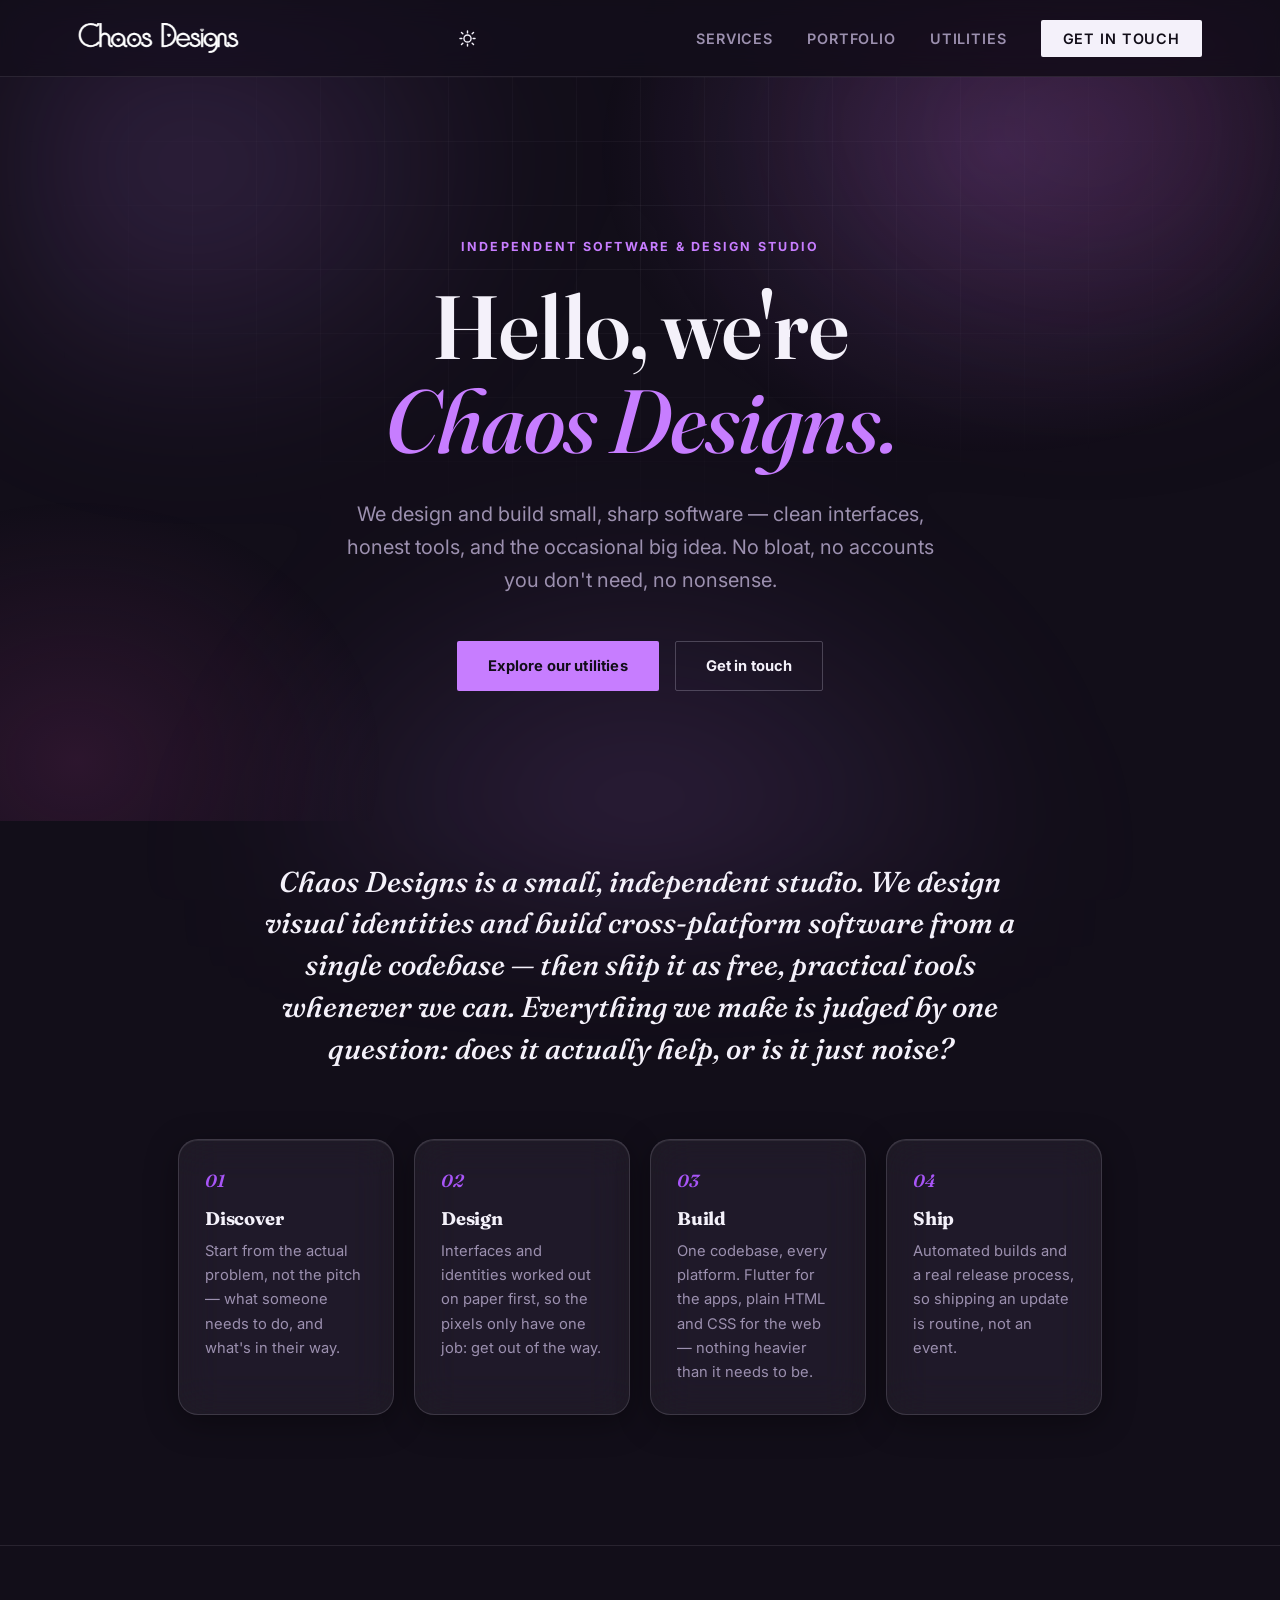
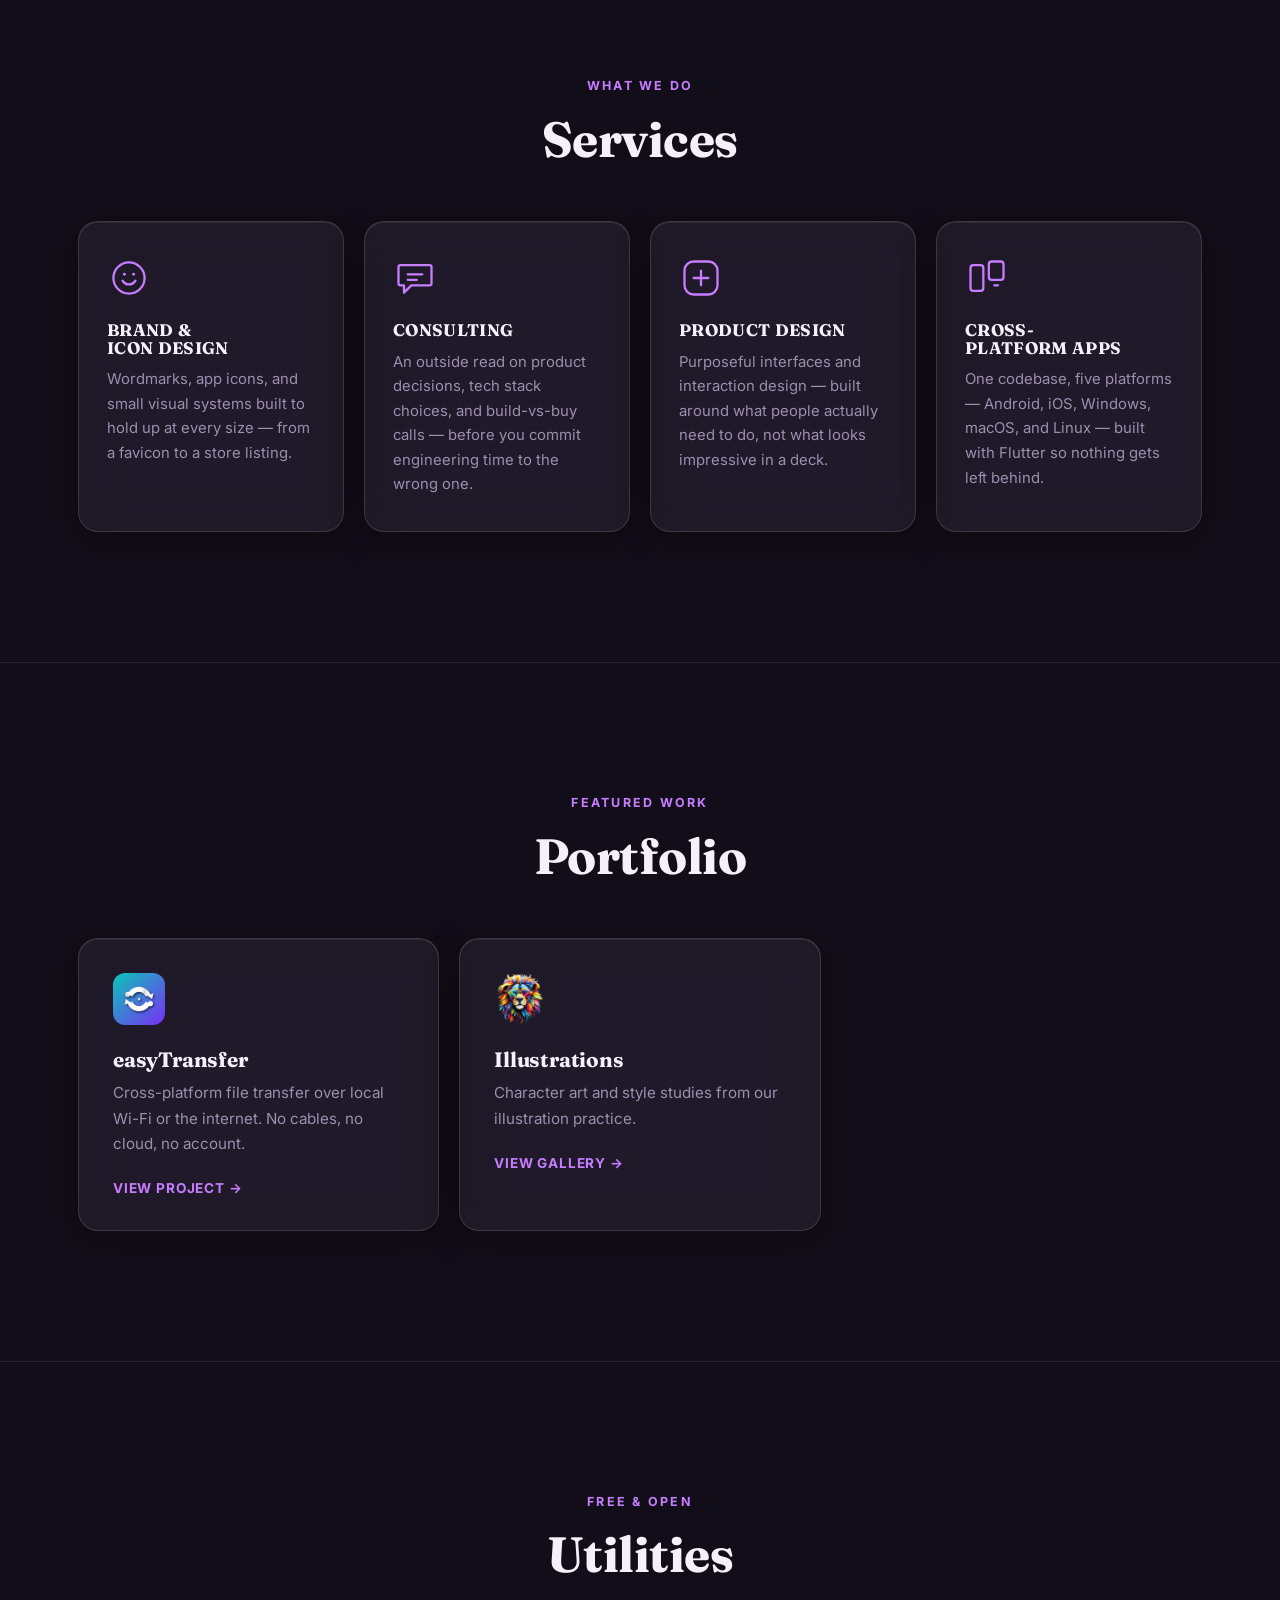
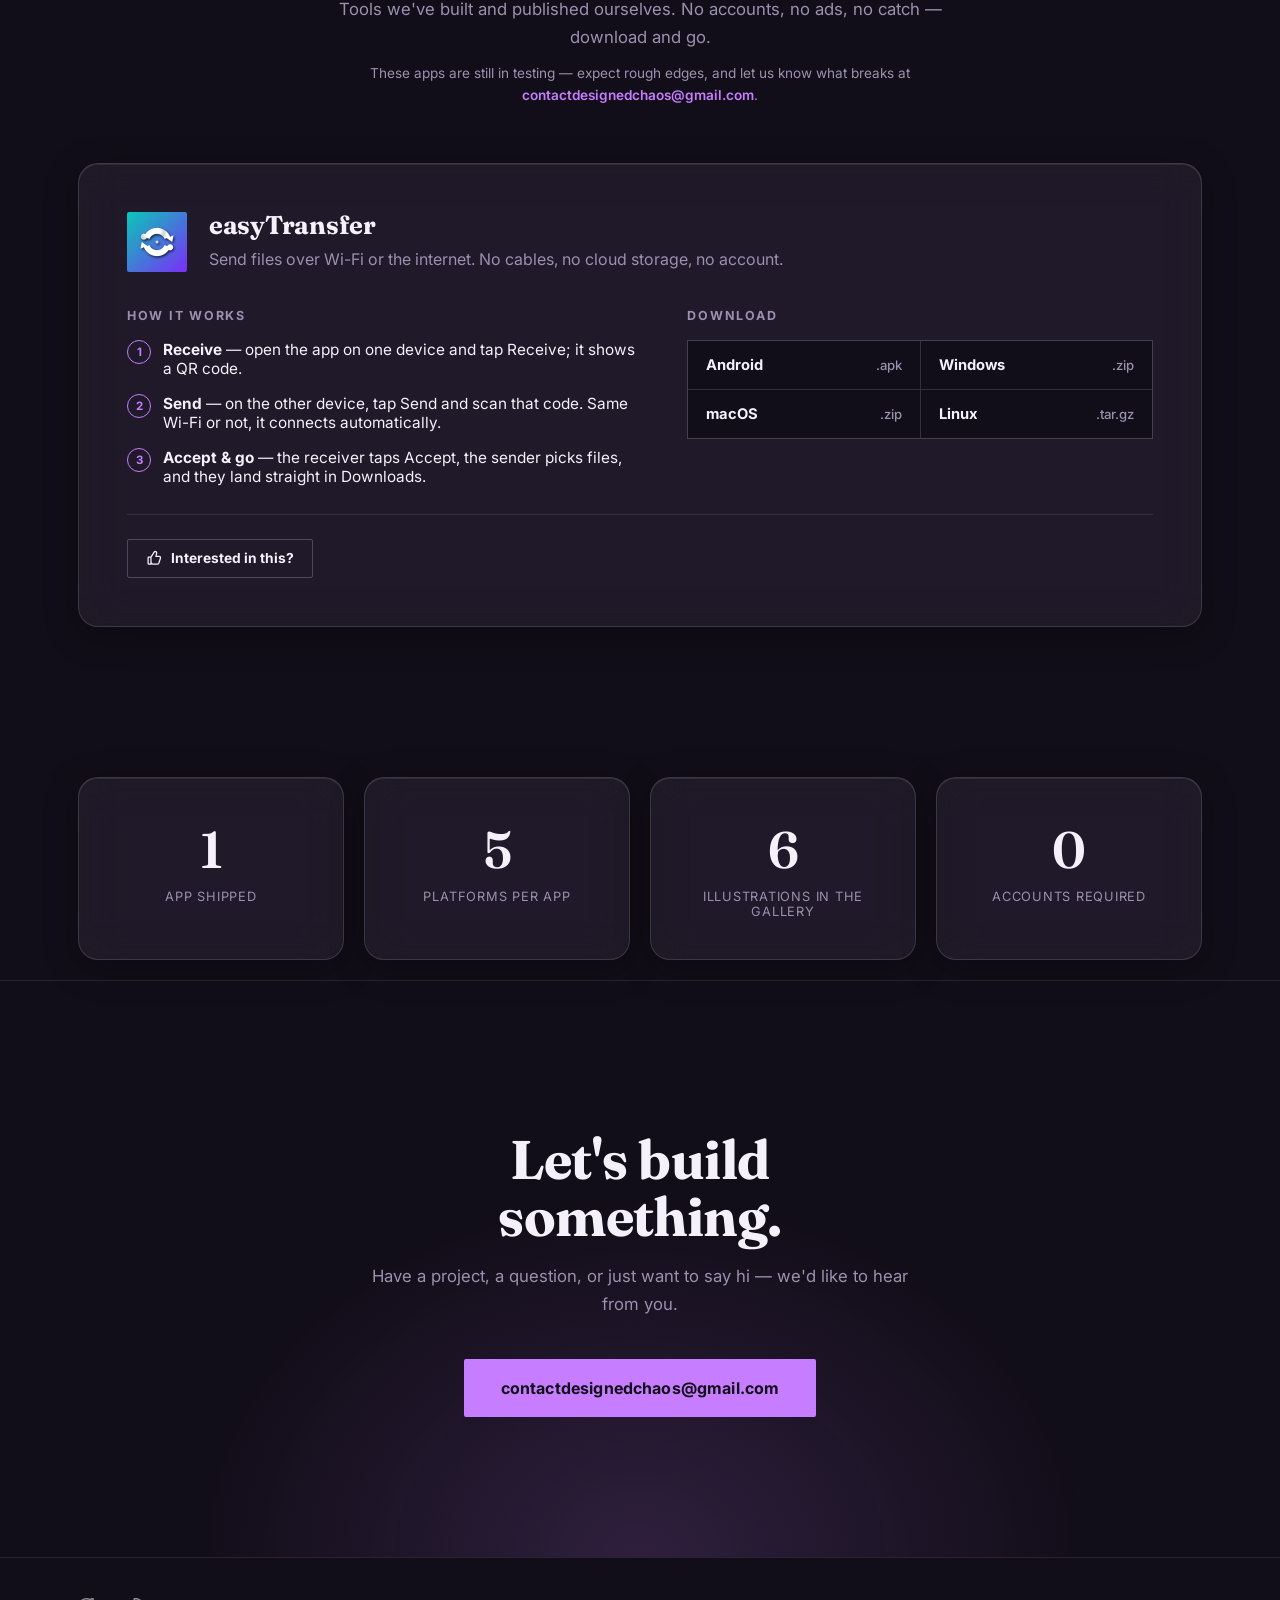
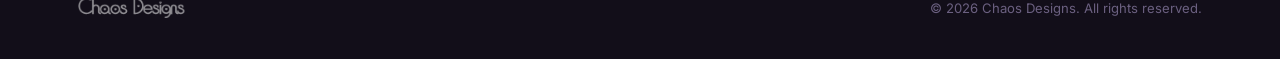
<file: index.html>
<!doctype html>
<html lang="en">
<head>
<meta charset="UTF-8">
<meta name="viewport" content="width=device-width, initial-scale=1">
<title>Chaos Designs — Independent Software &amp; Design Studio</title>
<meta name="description" content="Chaos Designs builds small, sharp software and clean visual identities — cross-platform apps, free utilities, and product design, with no bloat and no nonsense.">
<link rel="icon" type="image/png" sizes="32x32" href="assets/img/favicon-32.png">
<link rel="icon" type="image/png" sizes="16x16" href="assets/img/favicon-16.png">
<link rel="apple-touch-icon" sizes="180x180" href="assets/img/favicon-180.png">
<link rel="preconnect" href="https://fonts.googleapis.com">
<link rel="preconnect" href="https://fonts.gstatic.com" crossorigin>
<link href="https://fonts.googleapis.com/css2?family=Fraunces:ital,wght@0,400;0,500;0,600;0,700;0,900;1,500;1,600&family=Inter:wght@400;500;600;700;800&display=swap" rel="stylesheet">
<link rel="stylesheet" href="styles.css">
<script>
  // Applied before first paint so a saved "light" choice never flashes
  // dark on reload — the rest of the toggle logic lives in script.js.
  (function () {
    try {
      var saved = localStorage.getItem("theme");
      if (saved === "light") document.documentElement.setAttribute("data-theme", "light");
    } catch (e) {}
  })();
</script>
</head>
<body>
<div class="ambient-glow" aria-hidden="true"></div>
<a class="skip-link" href="#main">Skip to content</a>

<header class="site-header" id="top">
  <div class="wrap header-inner">
    <a class="brand" href="#top" aria-label="Chaos Designs home">
      <img class="logo-wordmark brand-mark logo-img-dark" src="assets/img/logo-wordmark-dark.png" alt="Chaos Designs">
      <img class="logo-wordmark brand-mark logo-img-light" src="assets/img/logo-wordmark-light.png" alt="Chaos Designs">
    </a>

    <div class="header-actions">
      <button class="theme-toggle" id="themeToggle" aria-label="Switch to light theme">
        <svg class="icon-sun" viewBox="0 0 24 24" fill="none" aria-hidden="true"><circle cx="12" cy="12" r="4.5" stroke="currentColor" stroke-width="1.8"/><path d="M12 2.5v2.4M12 19.1v2.4M4.4 4.4l1.7 1.7M17.9 17.9l1.7 1.7M2.5 12h2.4M19.1 12h2.4M4.4 19.6l1.7-1.7M17.9 6.1l1.7-1.7" stroke="currentColor" stroke-width="1.8" stroke-linecap="round"/></svg>
        <svg class="icon-moon" viewBox="0 0 24 24" fill="none" aria-hidden="true"><path d="M20 14.5A8.5 8.5 0 1 1 9.5 4a6.8 6.8 0 0 0 10.5 10.5Z" stroke="currentColor" stroke-width="1.8" stroke-linejoin="round"/></svg>
      </button>

      <button class="nav-toggle" id="navToggle" aria-expanded="false" aria-controls="primaryNav" aria-label="Toggle menu">
        <span></span><span></span><span></span>
      </button>
    </div>

    <nav class="primary-nav" id="primaryNav">
      <a href="#services">Services</a>
      <a href="#portfolio">Portfolio</a>
      <a href="#utilities">Utilities</a>
      <a href="#contact" class="nav-cta">Get in touch</a>
    </nav>
  </div>
</header>

<main id="main">

  <section class="hero">
    <div class="wrap hero-inner">
      <p class="eyebrow reveal">Independent software &amp; design studio</p>
      <h1 class="hero-title reveal">Hello, we're<br><em>Chaos Designs.</em></h1>
      <p class="hero-sub reveal">We design and build small, sharp software — clean interfaces, honest tools,
        and the occasional big idea. No bloat, no accounts you don't need, no nonsense.</p>
      <div class="hero-actions reveal">
        <a href="#utilities" class="btn btn-primary">Explore our utilities</a>
        <a href="#contact" class="btn btn-ghost">Get in touch</a>
      </div>
    </div>
  </section>

  <section class="about" id="about">
    <div class="wrap about-inner">
      <p class="about-text reveal">
        Chaos Designs is a small, independent studio. We design visual identities and build
        cross-platform software from a single codebase — then ship it as free, practical tools
        whenever we can. Everything we make is judged by one question: does it actually help,
        or is it just noise?
      </p>
      <div class="grid process-grid">
        <div class="process-step glass-panel reveal">
          <span class="process-num">01</span>
          <h3>Discover</h3>
          <p>Start from the actual problem, not the pitch — what someone needs to do, and what's in their way.</p>
        </div>
        <div class="process-step glass-panel reveal">
          <span class="process-num">02</span>
          <h3>Design</h3>
          <p>Interfaces and identities worked out on paper first, so the pixels only have one job: get out of the way.</p>
        </div>
        <div class="process-step glass-panel reveal">
          <span class="process-num">03</span>
          <h3>Build</h3>
          <p>One codebase, every platform. Flutter for the apps, plain HTML and CSS for the web — nothing heavier than it needs to be.</p>
        </div>
        <div class="process-step glass-panel reveal">
          <span class="process-num">04</span>
          <h3>Ship</h3>
          <p>Automated builds and a real release process, so shipping an update is routine, not an event.</p>
        </div>
      </div>
    </div>
  </section>

  <section class="services" id="services">
    <div class="wrap">
      <div class="section-head reveal">
        <p class="kicker">What we do</p>
        <h2>Services</h2>
      </div>
      <div class="grid services-grid">
        <div class="card glass-panel service-card reveal">
          <div class="service-icon" aria-hidden="true">
            <svg viewBox="0 0 48 48" fill="none"><circle cx="24" cy="24" r="17" stroke="currentColor" stroke-width="2.5"/><path d="M17 27c2 3 5 4 7 4s5-1 7-4" stroke="currentColor" stroke-width="2.5" stroke-linecap="round"/><circle cx="19" cy="20" r="1.6" fill="currentColor"/><circle cx="29" cy="20" r="1.6" fill="currentColor"/></svg>
          </div>
          <h3>Brand &amp; Icon Design</h3>
          <p>Wordmarks, app icons, and small visual systems built to hold up at every size — from a favicon to a store listing.</p>
        </div>
        <div class="card glass-panel service-card reveal">
          <div class="service-icon" aria-hidden="true">
            <svg viewBox="0 0 48 48" fill="none"><path d="M8 10h32a2 2 0 0 1 2 2v18a2 2 0 0 1-2 2H20l-8 8v-8h-4a2 2 0 0 1-2-2V12a2 2 0 0 1 2-2Z" stroke="currentColor" stroke-width="2.5" stroke-linejoin="round"/><path d="M16 20h16M16 26h10" stroke="currentColor" stroke-width="2.5" stroke-linecap="round"/></svg>
          </div>
          <h3>Consulting</h3>
          <p>An outside read on product decisions, tech stack choices, and build-vs-buy calls — before you commit engineering time to the wrong one.</p>
        </div>
        <div class="card glass-panel service-card reveal">
          <div class="service-icon" aria-hidden="true">
            <svg viewBox="0 0 48 48" fill="none"><rect x="6" y="6" width="36" height="36" rx="10" stroke="currentColor" stroke-width="2.5"/><path d="M16 24h16M24 16v16" stroke="currentColor" stroke-width="2.5" stroke-linecap="round"/></svg>
          </div>
          <h3>Product Design</h3>
          <p>Purposeful interfaces and interaction design — built around what people actually need to do, not what looks impressive in a deck.</p>
        </div>
        <div class="card glass-panel service-card reveal">
          <div class="service-icon" aria-hidden="true">
            <svg viewBox="0 0 48 48" fill="none"><rect x="6" y="10" width="14" height="28" rx="3" stroke="currentColor" stroke-width="2.5"/><rect x="26" y="6" width="16" height="20" rx="3" stroke="currentColor" stroke-width="2.5"/><path d="M32 32h4" stroke="currentColor" stroke-width="2.5" stroke-linecap="round"/></svg>
          </div>
          <h3>Cross-Platform Apps</h3>
          <p>One codebase, five platforms — Android, iOS, Windows, macOS, and Linux — built with Flutter so nothing gets left behind.</p>
        </div>
      </div>
    </div>
  </section>

  <section class="portfolio" id="portfolio">
    <div class="wrap">
      <div class="section-head reveal">
        <p class="kicker">Featured work</p>
        <h2>Portfolio</h2>
      </div>
      <div class="grid portfolio-grid">
        <a class="card glass-panel portfolio-card reveal" href="#util-easytransfer">
          <img src="assets/img/icon-easytransfer.png" alt="" class="portfolio-icon">
          <div class="portfolio-body">
            <h3>easyTransfer</h3>
            <p>Cross-platform file transfer over local Wi-Fi or the internet. No cables, no cloud, no account.</p>
          </div>
          <span class="portfolio-link">View project →</span>
        </a>
        <a class="card glass-panel portfolio-card reveal" href="illustrations.html">
          <img src="assets/portfolio/cool-cat.webp" alt="" class="portfolio-icon">
          <div class="portfolio-body">
            <h3>Illustrations</h3>
            <p>Character art and style studies from our illustration practice.</p>
          </div>
          <span class="portfolio-link">View gallery →</span>
        </a>
      </div>
    </div>
  </section>

  <section class="utilities" id="utilities">
    <div class="wrap">
      <div class="section-head reveal">
        <p class="kicker">Free &amp; open</p>
        <h2>Utilities</h2>
        <p class="section-sub">Tools we've built and published ourselves. No accounts, no ads, no catch — download and go.</p>
        <p class="testing-note">These apps are still in testing — expect rough edges, and let us know what breaks at <a href="mailto:contactdesignedchaos@gmail.com">contactdesignedchaos@gmail.com</a>.</p>
      </div>

      <article class="util-card glass-panel reveal" id="util-easytransfer">
        <div class="util-head">
          <img src="assets/img/icon-easytransfer.png" alt="" class="util-icon">
          <div>
            <h3>easyTransfer</h3>
            <p class="util-tagline">Send files over Wi-Fi or the internet. No cables, no cloud storage, no account.</p>
          </div>
        </div>

        <div class="util-body">
          <div class="util-how">
            <h4>How it works</h4>
            <ol>
              <li><strong>Receive</strong> — open the app on one device and tap Receive; it shows a QR code.</li>
              <li><strong>Send</strong> — on the other device, tap Send and scan that code. Same Wi-Fi or not, it connects automatically.</li>
              <li><strong>Accept &amp; go</strong> — the receiver taps Accept, the sender picks files, and they land straight in Downloads.</li>
            </ol>
          </div>

          <div class="util-downloads">
            <h4>Download</h4>
            <div class="download-grid">
              <a class="dl-btn" href="https://github.com/contactdesignedchaos/easyTransfer-releases/releases/download/v1.0.0/app-release.apk">
                <span class="dl-platform">Android</span><span class="dl-file">.apk</span>
              </a>
              <a class="dl-btn" href="https://github.com/contactdesignedchaos/easyTransfer-releases/releases/download/v1.0.0/easyTransfer-windows.zip">
                <span class="dl-platform">Windows</span><span class="dl-file">.zip</span>
              </a>
              <a class="dl-btn" href="https://github.com/contactdesignedchaos/easyTransfer-releases/releases/download/v1.0.0/easyTransfer-macos.zip">
                <span class="dl-platform">macOS</span><span class="dl-file">.zip</span>
              </a>
              <a class="dl-btn" href="https://github.com/contactdesignedchaos/easyTransfer-releases/releases/download/v1.0.0/easyTransfer-linux.tar.gz">
                <span class="dl-platform">Linux</span><span class="dl-file">.tar.gz</span>
              </a>
            </div>
          </div>
        </div>

        <div class="util-interest">
          <button class="interest-btn" type="button" data-utility="easytransfer" aria-pressed="false">
            <svg viewBox="0 0 24 24" fill="none" aria-hidden="true"><path d="M7 10v10H4a1 1 0 0 1-1-1v-8a1 1 0 0 1 1-1h3Zm0 0 4.5-7a2 2 0 0 1 3.6 1.4L14 9h4.5a2 2 0 0 1 1.9 2.7l-2.4 7A2 2 0 0 1 16.1 20H10a3 3 0 0 1-3-3v-7Z" stroke="currentColor" stroke-width="1.8" stroke-linejoin="round"/></svg>
            <span class="interest-label">Interested in this?</span>
          </button>
          <span class="interest-count" data-utility="easytransfer" aria-live="polite"></span>
        </div>
      </article>
    </div>
  </section>

  <section class="stats">
    <div class="wrap stats-grid reveal">
      <div class="stat glass-panel">
        <span class="stat-num">1</span>
        <span class="stat-label">App shipped</span>
      </div>
      <div class="stat glass-panel">
        <span class="stat-num">5</span>
        <span class="stat-label">Platforms per app</span>
      </div>
      <div class="stat glass-panel">
        <span class="stat-num">6</span>
        <span class="stat-label">Illustrations in the gallery</span>
      </div>
      <div class="stat glass-panel">
        <span class="stat-num">0</span>
        <span class="stat-label">Accounts required</span>
      </div>
    </div>
  </section>

  <section class="contact" id="contact">
    <div class="wrap contact-inner reveal">
      <h2>Let's build something.</h2>
      <p>Have a project, a question, or just want to say hi — we'd like to hear from you.</p>
      <a class="btn btn-primary btn-lg" href="mailto:contactdesignedchaos@gmail.com">contactdesignedchaos@gmail.com</a>
    </div>
  </section>

</main>

<footer class="site-footer">
  <div class="wrap footer-inner">
    <img class="logo-wordmark footer-mark logo-img-dark" src="assets/img/logo-wordmark-dark.png" alt="Chaos Designs">
    <img class="logo-wordmark footer-mark logo-img-light" src="assets/img/logo-wordmark-light.png" alt="Chaos Designs">
    <p>© <span id="year"></span> Chaos Designs. All rights reserved.</p>
  </div>
</footer>

<script src="script.js"></script>
</body>
</html>
</file>
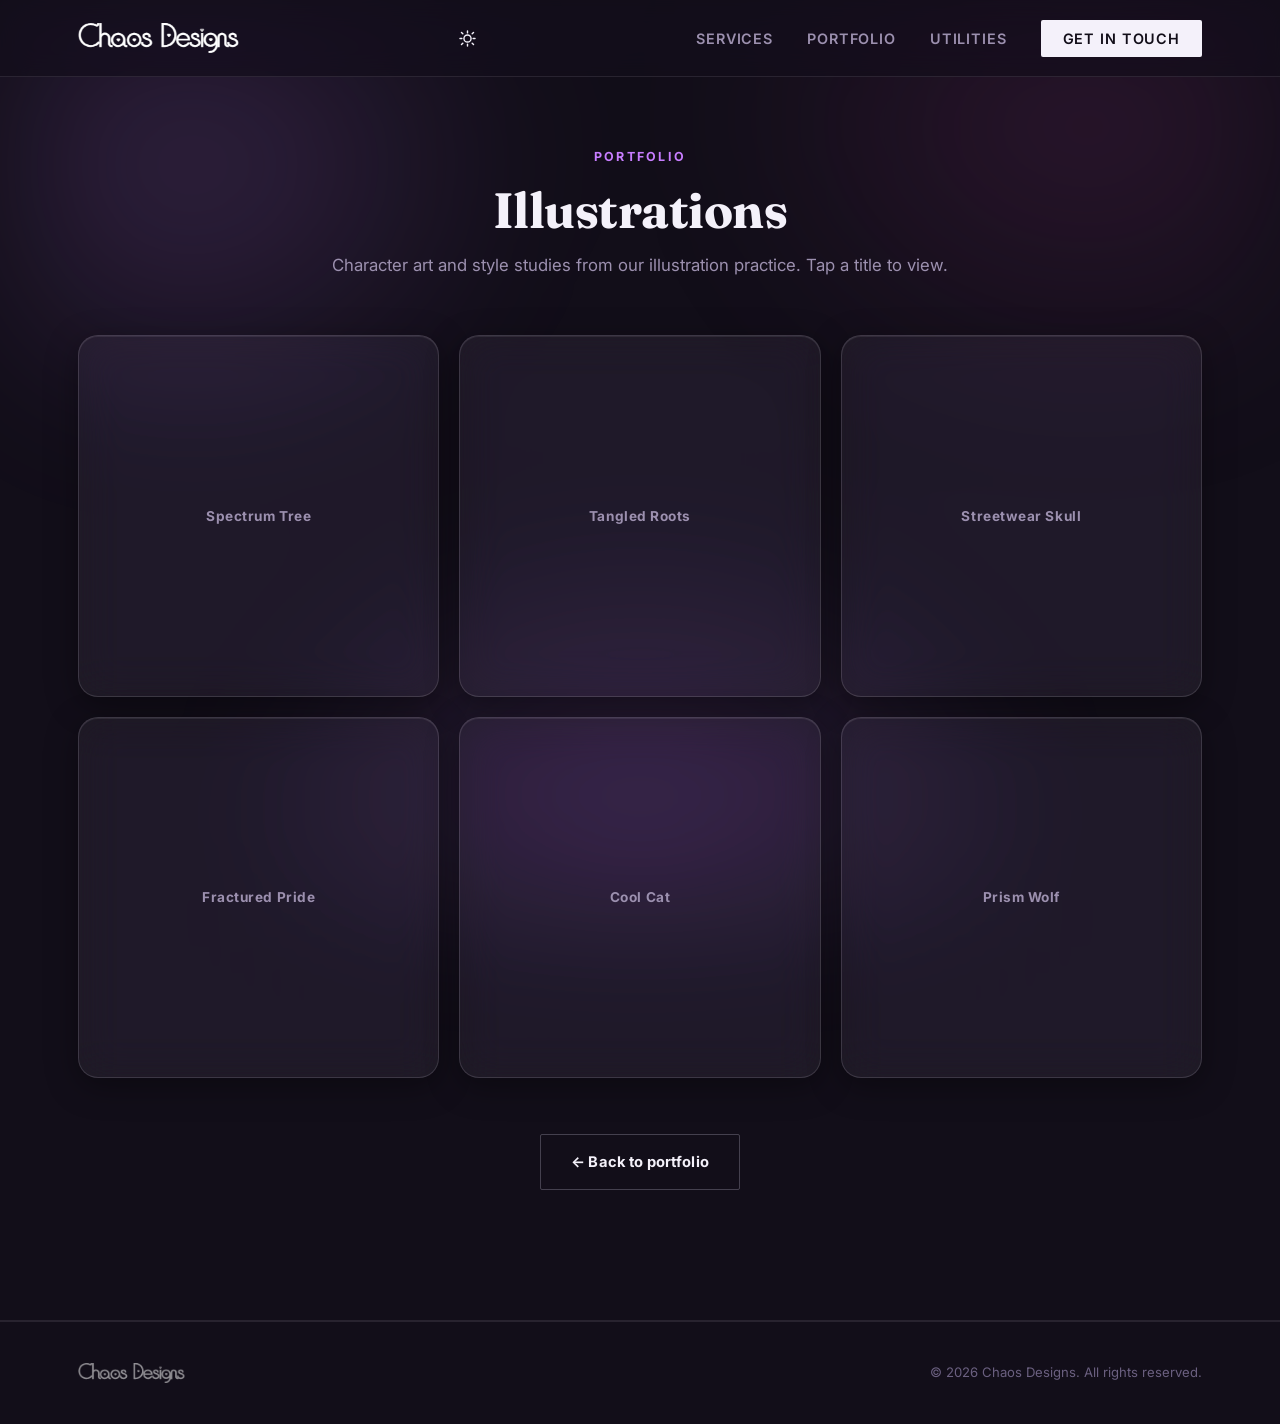
<file: illustrations.html>
<!doctype html>
<html lang="en">
<head>
<meta charset="UTF-8">
<meta name="viewport" content="width=device-width, initial-scale=1">
<title>Illustrations — Chaos Designs</title>
<meta name="description" content="Character art and style studies from the Chaos Designs illustration practice.">
<link rel="icon" type="image/png" sizes="32x32" href="assets/img/favicon-32.png">
<link rel="icon" type="image/png" sizes="16x16" href="assets/img/favicon-16.png">
<link rel="apple-touch-icon" sizes="180x180" href="assets/img/favicon-180.png">
<link rel="preconnect" href="https://fonts.googleapis.com">
<link rel="preconnect" href="https://fonts.gstatic.com" crossorigin>
<link href="https://fonts.googleapis.com/css2?family=Fraunces:ital,wght@0,400;0,500;0,600;0,700;0,900;1,500;1,600&family=Inter:wght@400;500;600;700;800&display=swap" rel="stylesheet">
<link rel="stylesheet" href="styles.css">
<script>
  // Applied before first paint so a saved "light" choice never flashes
  // dark on reload — the rest of the toggle logic lives in script.js.
  (function () {
    try {
      var saved = localStorage.getItem("theme");
      if (saved === "light") document.documentElement.setAttribute("data-theme", "light");
    } catch (e) {}
  })();
</script>
</head>
<body>
<div class="ambient-glow" aria-hidden="true"></div>
<a class="skip-link" href="#main">Skip to content</a>

<header class="site-header" id="top">
  <div class="wrap header-inner">
    <a class="brand" href="index.html" aria-label="Chaos Designs home">
      <img class="logo-wordmark brand-mark logo-img-dark" src="assets/img/logo-wordmark-dark.png" alt="Chaos Designs">
      <img class="logo-wordmark brand-mark logo-img-light" src="assets/img/logo-wordmark-light.png" alt="Chaos Designs">
    </a>

    <div class="header-actions">
      <button class="theme-toggle" id="themeToggle" aria-label="Switch to light theme">
        <svg class="icon-sun" viewBox="0 0 24 24" fill="none" aria-hidden="true"><circle cx="12" cy="12" r="4.5" stroke="currentColor" stroke-width="1.8"/><path d="M12 2.5v2.4M12 19.1v2.4M4.4 4.4l1.7 1.7M17.9 17.9l1.7 1.7M2.5 12h2.4M19.1 12h2.4M4.4 19.6l1.7-1.7M17.9 6.1l1.7-1.7" stroke="currentColor" stroke-width="1.8" stroke-linecap="round"/></svg>
        <svg class="icon-moon" viewBox="0 0 24 24" fill="none" aria-hidden="true"><path d="M20 14.5A8.5 8.5 0 1 1 9.5 4a6.8 6.8 0 0 0 10.5 10.5Z" stroke="currentColor" stroke-width="1.8" stroke-linejoin="round"/></svg>
      </button>

      <button class="nav-toggle" id="navToggle" aria-expanded="false" aria-controls="primaryNav" aria-label="Toggle menu">
        <span></span><span></span><span></span>
      </button>
    </div>

    <nav class="primary-nav" id="primaryNav">
      <a href="index.html#services">Services</a>
      <a href="index.html#portfolio">Portfolio</a>
      <a href="index.html#utilities">Utilities</a>
      <a href="index.html#contact" class="nav-cta">Get in touch</a>
    </nav>
  </div>
</header>

<main id="main">

  <section class="portfolio" style="padding-top: 70px;">
    <div class="wrap">
      <div class="section-head reveal">
        <p class="kicker">Portfolio</p>
        <h2>Illustrations</h2>
        <p class="section-sub">Character art and style studies from our illustration practice. Tap a title to view.</p>
      </div>
      <div class="gallery-grid">
        <button type="button" class="gallery-item glass-panel reveal" data-src="assets/portfolio/spectrum-tree.webp" data-alt="Spectrum Tree — a stylized tree illustration with a rainbow-gradient canopy">
          <span class="gallery-caption">Spectrum Tree</span>
        </button>
        <button type="button" class="gallery-item glass-panel reveal" data-src="assets/portfolio/tangled-roots.webp" data-alt="Tangled Roots — a fine-line pen and ink study of gnarled tree roots">
          <span class="gallery-caption">Tangled Roots</span>
        </button>
        <button type="button" class="gallery-item glass-panel reveal" data-src="assets/portfolio/streetwear-skull.webp" data-alt="Streetwear Skull — a bold red and white skull graphic for apparel">
          <span class="gallery-caption">Streetwear Skull</span>
        </button>
        <button type="button" class="gallery-item glass-panel reveal" data-src="assets/portfolio/fractured-lion.webp" data-alt="Fractured Pride — a low-poly geometric lion portrait">
          <span class="gallery-caption">Fractured Pride</span>
        </button>
        <button type="button" class="gallery-item glass-panel reveal" data-src="assets/portfolio/cool-cat.webp" data-alt="Cool Cat — a vividly colored lion character wearing sunglasses">
          <span class="gallery-caption">Cool Cat</span>
        </button>
        <button type="button" class="gallery-item glass-panel reveal" data-src="assets/portfolio/prism-wolf.webp" data-alt="Prism Wolf — a geometric wildlife portrait of a wolf in vivid color">
          <span class="gallery-caption">Prism Wolf</span>
        </button>
      </div>

      <p class="reveal" style="margin-top: 56px; text-align: center;">
        <a class="btn btn-ghost" href="index.html#portfolio">← Back to portfolio</a>
      </p>
    </div>
  </section>

</main>

<footer class="site-footer">
  <div class="wrap footer-inner">
    <img class="logo-wordmark footer-mark logo-img-dark" src="assets/img/logo-wordmark-dark.png" alt="Chaos Designs">
    <img class="logo-wordmark footer-mark logo-img-light" src="assets/img/logo-wordmark-light.png" alt="Chaos Designs">
    <p>© <span id="year"></span> Chaos Designs. All rights reserved.</p>
  </div>
</footer>

<script src="script.js"></script>
</body>
</html>
</file>
<file: styles.css>
/* ---------- Tokens ---------- */
:root {
  --bg: #120e19;
  --bg-raised: #1c1526;
  --surface: #201a2c;
  --line: rgba(230, 224, 245, 0.1);
  --line-strong: rgba(230, 224, 245, 0.24);
  --text: #f4f1fa;
  --muted: #9c90af;
  --muted-dim: #6b6080;
  --accent: #c77dff;
  --accent-dim: #a855f7;
  --violet: #9d4edd;
  --teal: #c9a0dc;
  --byzantium: #702963;
  --gradient-brand: linear-gradient(90deg, var(--teal), var(--accent), var(--byzantium));
  --glow-1: rgba(199, 125, 255, 0.18);
  --glow-2: rgba(112, 41, 99, 0.28);
  --glow-contact: rgba(199, 125, 255, 0.16);
  --header-bg: rgba(18, 14, 25, 0.72);
  --radius: 2px;
  --radius-glass: 20px;
  --glass-bg: rgba(244, 241, 250, 0.05);
  --glass-bg-hover: rgba(244, 241, 250, 0.09);
  --glass-border: rgba(244, 241, 250, 0.14);
  --glass-shadow: rgba(0, 0, 0, 0.35);
  --glass-highlight: rgba(255, 255, 255, 0.08);
  --font-display: "Fraunces", ui-serif, Georgia, serif;
  --font-body: "Inter", ui-sans-serif, system-ui, sans-serif;
  --maxw: 1180px;
}

/* Light mode — explicit toggle only (default appearance is dark, per the
   tokens above). Same purple/violet family, pushed to a proper light
   ground this time: bg/text are literally the dark theme's text/bg colors
   swapped, so the two themes share the same two anchor colors inverted. */
:root[data-theme="light"] {
  --bg: #f4f1fa;
  --bg-raised: #e9e1f2;
  --surface: #fbf9fd;
  --line: rgba(18, 14, 25, 0.1);
  --line-strong: rgba(18, 14, 25, 0.22);
  --text: #120e19;
  --muted: #6b6080;
  --muted-dim: #9c90af;
  --accent: #c77dff;
  --accent-dim: #a855f7;
  --violet: #9d4edd;
  --teal: #c9a0dc;
  --byzantium: #702963;
  --glow-1: rgba(199, 125, 255, 0.22);
  --glow-2: rgba(112, 41, 99, 0.14);
  --glow-contact: rgba(199, 125, 255, 0.16);
  --header-bg: rgba(244, 241, 250, 0.8);
  --glass-bg: rgba(18, 14, 25, 0.04);
  --glass-bg-hover: rgba(18, 14, 25, 0.07);
  --glass-border: rgba(18, 14, 25, 0.12);
  --glass-shadow: rgba(112, 41, 99, 0.12);
  --glass-highlight: rgba(255, 255, 255, 0.5);
}

/* ---------- Reset ---------- */
* { box-sizing: border-box; }
html { scroll-behavior: smooth; }
@media (prefers-reduced-motion: reduce) {
  html { scroll-behavior: auto; }
  * { animation-duration: 0.001ms !important; animation-iteration-count: 1 !important; transition-duration: 0.001ms !important; }
}
body {
  margin: 0;
  font-family: var(--font-body);
  color: var(--text);
  background: var(--bg);
  -webkit-font-smoothing: antialiased;
  text-rendering: optimizeLegibility;
  overflow-x: hidden;
  transition: background-color 0.25s ease, color 0.25s ease;
}
.ambient-glow {
  position: fixed; inset: 0; z-index: -1; pointer-events: none;
  background:
    radial-gradient(38% 45% at 15% 18%, var(--glow-1), transparent 70%),
    radial-gradient(42% 48% at 85% 12%, var(--glow-2), transparent 70%),
    radial-gradient(48% 55% at 50% 95%, var(--glow-contact), transparent 70%);
  filter: blur(70px);
  transition: background 0.4s ease;
}
img { max-width: 100%; display: block; }
a { color: inherit; text-decoration: none; }
h1, h2, h3, h4 {
  font-family: var(--font-display);
  font-weight: 700;
  margin: 0;
  line-height: 1.05;
  letter-spacing: -0.01em;
  text-wrap: balance;
}
p { margin: 0; line-height: 1.65; }
ol { margin: 0; padding: 0; }
button { font: inherit; }

.wrap { max-width: var(--maxw); margin: 0 auto; padding: 0 28px; }

.skip-link {
  position: absolute; left: -999px; top: 0; z-index: 200;
  background: var(--accent); color: var(--bg); padding: 12px 18px; font-weight: 700;
}
.skip-link:focus { left: 0; }

/* ---------- Buttons ---------- */
.btn {
  display: inline-flex; align-items: center; justify-content: center;
  padding: 15px 30px; border-radius: var(--radius); font-weight: 700; font-size: 0.92rem;
  letter-spacing: 0.01em;
  border: 1.5px solid transparent;
  transition: transform 0.18s ease, background-color 0.18s ease, border-color 0.18s ease, color 0.18s ease;
  white-space: nowrap;
}
.btn-primary { background: var(--accent); color: var(--bg); }
.btn-primary:hover { background: var(--text); transform: translateY(-2px); }
.btn-ghost { background: transparent; color: var(--text); border-color: var(--line-strong); }
.btn-ghost:hover { border-color: var(--accent); color: var(--accent); transform: translateY(-2px); }
.btn-lg { padding: 18px 36px; font-size: 1rem; }

/* ---------- Header ---------- */
.site-header {
  position: sticky; top: 0; z-index: 100;
  background: var(--header-bg);
  backdrop-filter: saturate(160%) blur(14px);
  -webkit-backdrop-filter: saturate(160%) blur(14px);
  border-bottom: 1px solid var(--line);
}
.header-inner { display: flex; align-items: center; justify-content: space-between; height: 76px; }

.logo-wordmark { display: block; }
/* White-ink wordmark for the dark ground, black-ink for the light one. */
.logo-img-light { display: none; }
:root[data-theme="light"] .logo-img-dark { display: none; }
:root[data-theme="light"] .logo-img-light { display: block; }
.brand-mark { height: 30px; width: auto; }

.header-actions { display: flex; align-items: center; gap: 6px; }
.theme-toggle {
  display: flex; align-items: center; justify-content: center;
  width: 40px; height: 40px; border: none; background: none; cursor: pointer;
  color: var(--text); padding: 0; border-radius: var(--radius);
  transition: color 0.15s ease, background-color 0.15s ease;
}
.theme-toggle:hover { color: var(--accent); background: var(--bg-raised); }
.theme-toggle svg { width: 19px; height: 19px; }
.theme-toggle .icon-moon { display: none; }
:root[data-theme="light"] .theme-toggle .icon-sun { display: none; }
:root[data-theme="light"] .theme-toggle .icon-moon { display: block; }

.primary-nav { display: flex; align-items: center; gap: 34px; }
.primary-nav a {
  font-weight: 600; font-size: 0.9rem; color: var(--muted);
  text-transform: uppercase; letter-spacing: 0.06em;
  transition: color 0.15s ease;
}
.primary-nav a:hover { color: var(--text); }
.nav-cta {
  background: var(--text); color: var(--bg) !important;
  padding: 10px 22px; border-radius: var(--radius);
  transition: background-color 0.15s ease, transform 0.15s ease;
}
.nav-cta:hover { background: var(--accent); transform: translateY(-1px); }

.nav-toggle {
  display: none; flex-direction: column; justify-content: center; gap: 5px;
  width: 40px; height: 40px; border: none; background: none; cursor: pointer; padding: 0;
}
.nav-toggle span { width: 22px; height: 1.5px; background: var(--text); margin: 0 auto; transition: transform 0.2s ease, opacity 0.2s ease; }
.nav-toggle[aria-expanded="true"] span:nth-child(1) { transform: translateY(6.5px) rotate(45deg); }
.nav-toggle[aria-expanded="true"] span:nth-child(2) { opacity: 0; }
.nav-toggle[aria-expanded="true"] span:nth-child(3) { transform: translateY(-6.5px) rotate(-45deg); }

/* ---------- Hero ---------- */
.hero {
  position: relative;
  padding: 160px 0 130px;
  overflow: hidden;
}
.hero::before {
  content: ""; position: absolute; inset: 0; z-index: 0; pointer-events: none;
  background:
    radial-gradient(46% 60% at var(--mx, 78%) var(--my, 10%), var(--glow-1), transparent 68%),
    radial-gradient(34% 50% at 6% 92%, var(--glow-2), transparent 70%);
  transition: background 0.4s ease;
}
.hero::after {
  content: ""; position: absolute; inset: 0; z-index: 0; pointer-events: none;
  background-image:
    linear-gradient(var(--line) 1px, transparent 1px),
    linear-gradient(90deg, var(--line) 1px, transparent 1px);
  background-size: 64px 64px;
  -webkit-mask-image: radial-gradient(70% 60% at 50% 20%, #000 0%, transparent 75%);
  mask-image: radial-gradient(70% 60% at 50% 20%, #000 0%, transparent 75%);
  opacity: 0.5;
}
.hero-inner { position: relative; z-index: 1; text-align: center; display: flex; flex-direction: column; align-items: center; }
.eyebrow {
  font-family: var(--font-body);
  font-weight: 700; font-size: 0.78rem; letter-spacing: 0.18em; text-transform: uppercase;
  color: var(--accent); margin-bottom: 22px;
}
.hero-title {
  font-size: clamp(2.6rem, 7vw, 5.6rem); font-weight: 600; margin-bottom: 30px;
}
.hero-title em {
  font-style: italic; font-weight: 500; color: var(--accent);
}
.hero-sub {
  max-width: 600px; font-size: clamp(1.05rem, 1.6vw, 1.25rem);
  color: var(--muted); margin-bottom: 44px;
}
.hero-actions { display: flex; gap: 16px; flex-wrap: wrap; justify-content: center; }

/* ---------- About ---------- */
.about { padding: 40px 0 130px; border-bottom: 1px solid var(--line); }
.about-inner { max-width: 980px; margin: 0 auto; }
.about-text {
  max-width: 760px; margin: 0 auto 70px; text-align: center;
  font-size: clamp(1.3rem, 2.4vw, 1.8rem);
  font-family: var(--font-display); font-weight: 500; font-style: italic;
  color: var(--text); line-height: 1.45;
}
.process-grid { grid-template-columns: repeat(4, 1fr); }
.process-step { padding: 30px 26px; }
.process-num {
  display: block; font-family: var(--font-display); font-weight: 600; font-style: italic;
  font-size: 1.1rem; color: var(--accent-dim); margin-bottom: 18px;
}
.process-step h3 { font-size: 1.15rem; margin-bottom: 10px; }
.process-step p { color: var(--muted); font-size: 0.92rem; }

/* ---------- Section shared ---------- */
.section-head { max-width: 640px; margin: 0 auto 56px; text-align: center; }
.kicker {
  font-family: var(--font-body); font-weight: 700; font-size: 0.78rem; letter-spacing: 0.18em;
  text-transform: uppercase; color: var(--accent); margin-bottom: 16px;
}
.section-head h2 { font-size: clamp(2.1rem, 4vw, 3.1rem); }
.section-sub { margin-top: 16px; color: var(--muted); font-size: 1.05rem; }

.grid { display: grid; gap: 20px; }

/* ---------- Iced-glass panels ---------- */
/* Shared frosted-glass treatment for every floating card/panel: a
   translucent tint over the ambient-glow backdrop, blurred and saturated,
   with a soft light-catching top edge and a rounded, sharp-elsewhere
   silhouette consistent with the rest of the site's zero-radius system. */
.glass-panel {
  background: var(--glass-bg);
  border: 1px solid var(--glass-border);
  border-radius: var(--radius-glass);
  backdrop-filter: blur(20px) saturate(150%);
  -webkit-backdrop-filter: blur(20px) saturate(150%);
  box-shadow: 0 8px 32px var(--glass-shadow), inset 0 1px 0 var(--glass-highlight);
  transition: background-color 0.25s ease, border-color 0.25s ease, transform 0.25s ease;
}
.glass-panel:hover { background: var(--glass-bg-hover); border-color: var(--accent-dim); }

/* ---------- Services ---------- */
.services { padding: 130px 0; border-bottom: 1px solid var(--line); }
.services-grid { grid-template-columns: repeat(4, 1fr); }
.card { padding: 34px 28px; }
.service-icon {
  width: 44px; height: 44px; margin-bottom: 22px;
  display: flex; align-items: center; justify-content: center;
  color: var(--accent);
}
.service-card h3 { font-size: 1.05rem; margin-bottom: 10px; text-transform: uppercase; letter-spacing: 0.02em; }
.service-card p { color: var(--muted); font-size: 0.93rem; }

/* ---------- Portfolio ---------- */
.portfolio { padding: 130px 0; border-bottom: 1px solid var(--line); }
.portfolio-grid { grid-template-columns: repeat(3, 1fr); }
.portfolio-card { display: flex; flex-direction: column; text-align: left; position: relative; padding: 34px; }
.portfolio-icon { width: 52px; height: 52px; margin-bottom: 24px; border-radius: 12px; }
.portfolio-body h3 { font-size: 1.3rem; margin-bottom: 10px; }
.portfolio-body p { color: var(--muted); font-size: 0.95rem; }
.portfolio-link {
  margin-top: 24px; font-weight: 700; color: var(--accent); font-size: 0.85rem;
  text-transform: uppercase; letter-spacing: 0.06em;
}

.gallery-grid {
  display: grid; grid-template-columns: repeat(3, 1fr); gap: 20px;
}
.gallery-item {
  margin: 0; position: relative; overflow: hidden;
  aspect-ratio: 1 / 1; display: block; width: 100%;
  padding: 0; cursor: pointer; font: inherit; color: inherit;
  -webkit-appearance: none; appearance: none;
}
.gallery-item:focus-visible { border-color: var(--accent); }
.gallery-caption {
  position: absolute; inset: 0; display: flex; align-items: center; justify-content: center;
  padding: 20px; text-align: center; font-size: 0.85rem; font-weight: 700;
  letter-spacing: 0.04em; color: var(--muted);
  transition: opacity 0.2s ease, color 0.2s ease;
}
.gallery-item:hover .gallery-caption,
.gallery-item:focus-visible .gallery-caption { color: var(--accent); }
.gallery-item img {
  width: 100%; height: 100%; object-fit: contain; padding: 18px;
  position: absolute; inset: 0; opacity: 0; transition: opacity 0.3s ease;
}
.gallery-item.is-revealed img { opacity: 1; }
.gallery-item.is-revealed .gallery-caption {
  inset: auto 0 0 0; padding: 10px 14px; justify-content: flex-start;
  background: linear-gradient(180deg, transparent, var(--bg) 85%);
  color: var(--text);
}

/* ---------- Utilities ---------- */
.utilities { padding: 130px 0; }
.testing-note { margin-top: 10px; font-size: 0.85rem; color: var(--muted); }
.testing-note a { color: var(--accent); font-weight: 600; }
.testing-note a:hover { text-decoration: underline; }
.util-card { padding: 48px; margin-bottom: 20px; scroll-margin-top: 90px; }
.util-head { display: flex; align-items: center; gap: 22px; margin-bottom: 36px; }
.util-icon { width: 60px; height: 60px; border-radius: var(--radius); flex-shrink: 0; }
.util-head h3 { font-size: 1.6rem; margin-bottom: 8px; }
.util-tagline { color: var(--muted); font-size: 1rem; }
.util-body { display: grid; grid-template-columns: 1.1fr 1fr; gap: 48px; }
.util-how h4, .util-downloads h4 {
  font-family: var(--font-body); font-size: 0.78rem; letter-spacing: 0.14em; text-transform: uppercase;
  color: var(--muted); margin-bottom: 18px; font-weight: 700;
}
.util-how ol { counter-reset: step; display: flex; flex-direction: column; gap: 16px; }
.util-how li { list-style: none; counter-increment: step; position: relative; padding-left: 36px; font-size: 0.96rem; color: var(--text); }
.util-how li::before {
  content: counter(step); position: absolute; left: 0; top: 0;
  width: 22px; height: 22px; border-radius: 50%; background: transparent; border: 1.5px solid var(--accent);
  color: var(--accent); font-weight: 700; font-size: 0.72rem; display: flex; align-items: center; justify-content: center;
}
.download-grid { display: grid; grid-template-columns: repeat(2, 1fr); gap: 1px; background: var(--line); border: 1px solid var(--line); margin-bottom: 18px; }
.dl-btn {
  display: flex; align-items: baseline; justify-content: space-between; gap: 8px;
  padding: 15px 18px; background: var(--bg); border-radius: 0;
  font-weight: 700; font-size: 0.92rem;
  transition: background-color 0.15s ease, color 0.15s ease;
}
.dl-btn:hover { background: var(--accent); color: var(--bg); }
.dl-btn:hover .dl-file { color: var(--bg); opacity: 0.7; }
.dl-file { color: var(--muted); font-weight: 500; font-size: 0.82rem; }

.util-interest {
  margin-top: 28px; padding-top: 24px; border-top: 1px solid var(--line);
  display: flex; align-items: center; gap: 14px; flex-wrap: wrap;
}
.interest-btn {
  display: inline-flex; align-items: center; gap: 8px;
  padding: 10px 18px; border-radius: var(--radius);
  border: 1.5px solid var(--line-strong); background: transparent; color: var(--text);
  font-weight: 700; font-size: 0.86rem; cursor: pointer;
  transition: border-color 0.15s ease, color 0.15s ease, background-color 0.15s ease, transform 0.15s ease;
}
.interest-btn svg { width: 17px; height: 17px; }
.interest-btn:hover { border-color: var(--accent); color: var(--accent); transform: translateY(-1px); }
.interest-btn[aria-pressed="true"] { background: var(--accent); border-color: var(--accent); color: var(--bg); }
.interest-btn[aria-pressed="true"]:hover { transform: none; }
.interest-btn:disabled { opacity: 0.55; cursor: default; transform: none; }
.interest-count { font-size: 0.85rem; color: var(--muted); }

/* ---------- Stats ---------- */
.stats { padding: 0 0 20px; }
.stats-grid { display: grid; grid-template-columns: repeat(4, 1fr); gap: 20px; }
.stat { padding: 40px 20px; text-align: center; display: flex; flex-direction: column; gap: 8px; }
.stat-num {
  font-family: var(--font-display); font-weight: 600; font-size: clamp(2.4rem, 4vw, 3.2rem);
  color: var(--text);
}
.stat-label {
  font-size: 0.8rem; color: var(--muted); text-transform: uppercase; letter-spacing: 0.06em;
}

/* ---------- Contact ---------- */
.contact {
  padding: 150px 0 140px; text-align: center; border-top: 1px solid var(--line); position: relative; overflow: hidden;
}
.contact::before {
  content: ""; position: absolute; inset: 0; z-index: 0; pointer-events: none;
  background: radial-gradient(50% 90% at 50% 100%, var(--glow-contact), transparent 70%);
}
.contact-inner { position: relative; z-index: 1; max-width: 600px; margin: 0 auto; }
.contact h2 { font-size: clamp(2.2rem, 4.4vw, 3.4rem); margin-bottom: 18px; }
.contact p { color: var(--muted); margin-bottom: 40px; font-size: 1.05rem; }

/* ---------- Footer ---------- */
.site-footer { padding: 40px 0; border-top: 1px solid var(--line); }
.footer-inner { display: flex; align-items: center; justify-content: space-between; gap: 16px; flex-wrap: wrap; }
.footer-mark { height: 20px; width: auto; opacity: 0.55; }
.footer-inner p { color: var(--muted-dim); font-size: 0.82rem; }

/* ---------- Reveal-on-scroll ---------- */
.reveal { opacity: 0; transform: translateY(22px); transition: opacity 0.7s ease, transform 0.7s ease; }
.reveal.is-visible { opacity: 1; transform: translateY(0); }

/* ---------- Responsive ---------- */
@media (max-width: 900px) {
  .services-grid { grid-template-columns: repeat(2, 1fr); }
  .portfolio-grid { grid-template-columns: repeat(2, 1fr); }
  .gallery-grid { grid-template-columns: repeat(2, 1fr); }
  .process-grid { grid-template-columns: repeat(2, 1fr); }
  .stats-grid { grid-template-columns: repeat(2, 1fr); }
  .util-body { grid-template-columns: 1fr; gap: 32px; }
}

@media (max-width: 720px) {
  .nav-toggle { display: flex; }
  .primary-nav {
    position: absolute; top: 76px; left: 0; right: 0;
    background: var(--bg); border-bottom: 1px solid var(--line);
    flex-direction: column; align-items: stretch; gap: 0;
    max-height: 0; overflow: hidden; transition: max-height 0.25s ease;
  }
  .primary-nav.is-open { max-height: 320px; }
  .primary-nav a { padding: 18px 28px; border-top: 1px solid var(--line); }
  .nav-cta { margin: 16px 28px; text-align: center; }

  .hero { padding: 120px 0 90px; }
  .services-grid { grid-template-columns: 1fr; }
  .portfolio-grid { grid-template-columns: 1fr; }
  .gallery-grid { grid-template-columns: repeat(2, 1fr); gap: 12px; }
  .process-grid { grid-template-columns: 1fr; }
  .stats-grid { grid-template-columns: repeat(2, 1fr); }
  .util-card { padding: 30px; }
  .download-grid { grid-template-columns: 1fr; }
  .about-text { font-size: 1.3rem; }
}
</file>
